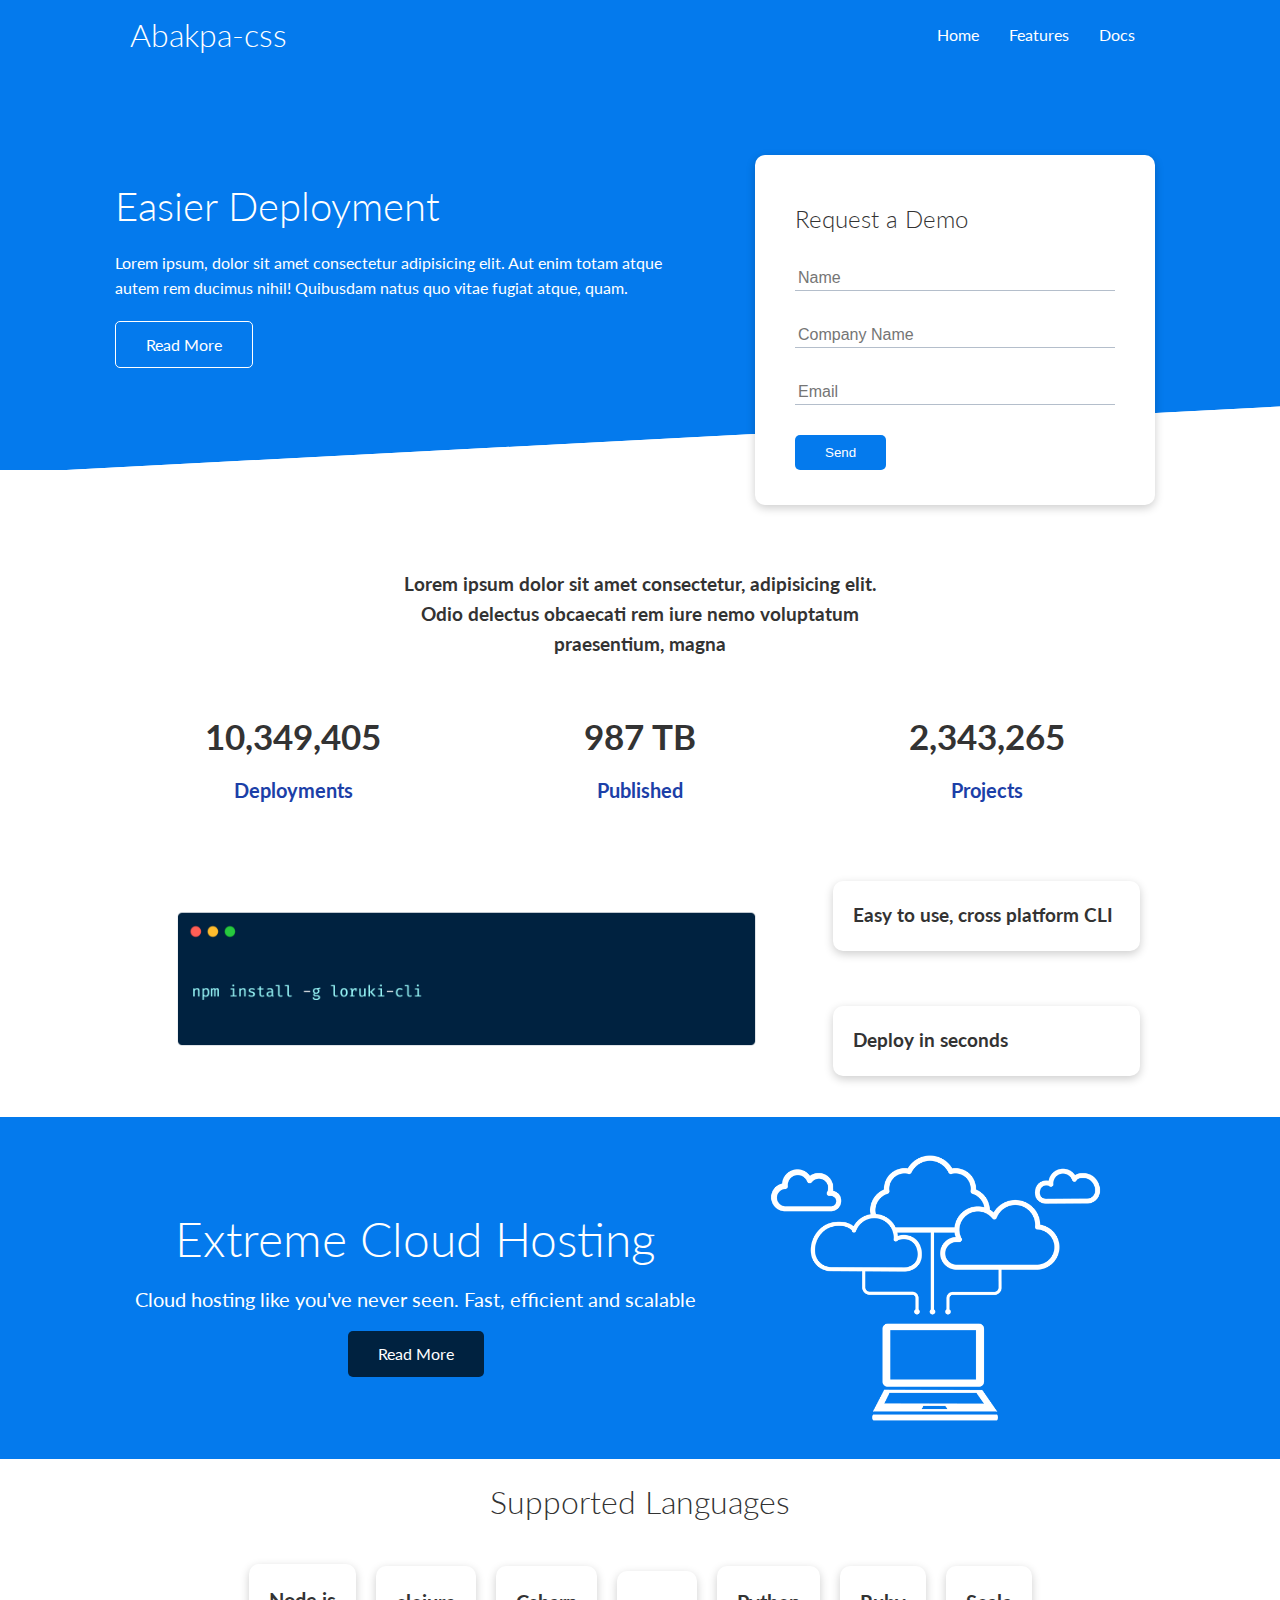
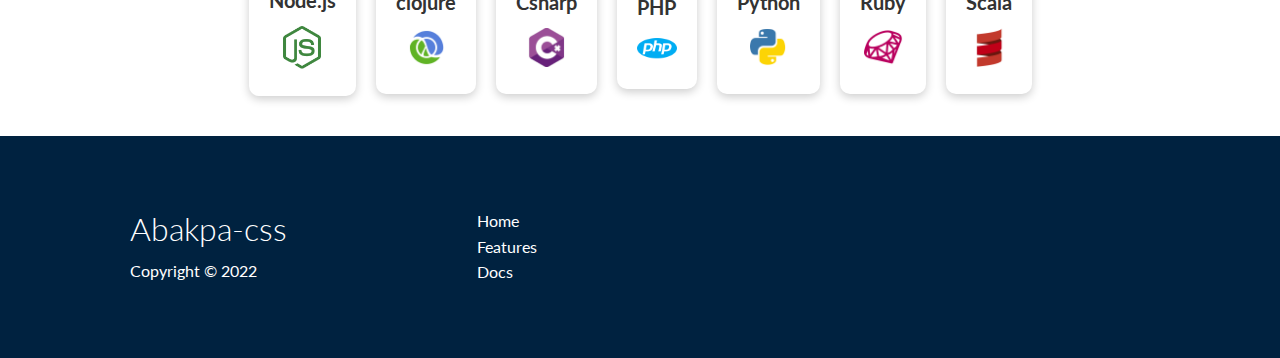
<file: index.html>
<!DOCTYPE html>
<html lang="en">

<head>
    <meta charset="UTF-8">
    <meta http-equiv="X-UA-Compatible" content="IE=edge">
    <meta name="viewport" content="width=device-width, initial-scale=1.0">
    <link rel="stylesheet" href="https://cdnjs.cloudflare.com/ajax/libs/font-awesome/6.2.1/css/all.min.css" integrity="sha512-MV7K8+y+gLIBoVD59lQIYicR65iaqukzvf/nwasF0nqhPay5w/9lJmVM2hMDcnK1OnMGCdVK+iQrJ7lzPJQd1w==" crossorigin="anonymous" referrerpolicy="no-referrer"
    />
    <link rel="stylesheet" href="css/utilities.css">
    <link rel="stylesheet" href="css/styles.css">
    <title>Loruki | Cloud Hosting For Everyone</title>
</head>

<body>
    <!--Navbar-->
    <div class="navbar">
        <div class="container flex">
            <h1 class="logo">Abakpa-css</h1>
            <nav>
                <ul>
                    <li><a href="index.html">Home</a></li>
                    <li><a href="features.html">Features</a></li>
                    <li><a href="docs.html">Docs</a></li>
                </ul>
            </nav>
        </div>
    </div>

    <!--Shoecase-->
    <section class="showcase">
        <div class="container grid">
            <div class="showcase-text">
                <h1>Easier Deployment</h1>
                <p>Lorem ipsum, dolor sit amet consectetur adipisicing elit. Aut enim totam atque autem rem ducimus nihil! Quibusdam natus quo vitae fugiat atque, quam.</p>
                <a href="features.html" class="btn btn-outline">Read More</a>
            </div>
            <div class="showcase-form card">
                <h2>Request a Demo</h2>
                <form>
                    <div class="form-control">
                        <input type="text" name="name" placeholder="Name" required>
                    </div>
                    <div class="form-control">
                        <input type="text" name="company" placeholder="Company Name" required>
                    </div>
                    <div class="form-control">
                        <input type="email" name="email" placeholder="Email" required>
                    </div>
                    <input type="submit" value="Send" class="btn btn-primary">
                </form>
            </div>
        </div>
    </section>

    <!--Stats-->
    <section class="stats">
        <div class="container">
            <h3 class="stats-heading text-center my1">
                Lorem ipsum dolor sit amet consectetur, adipisicing elit. Odio delectus obcaecati rem iure nemo voluptatum praesentium, magna
            </h3>
            <div class="grid grid-3 text-center my-4">
                <div>
                    <i class="fas fa-server fa-3x"></i>
                    <h3>10,349,405</h3>
                    <p class="text-secondary">Deployments</p>
                </div>
                <div>
                    <i class="fas fa-upload fa-3x"></i>
                    <h3>987 TB</h3>
                    <p class="text-secondary">Published</p>
                </div>
                <div>
                    <i class="fas fa-project-diagram fa-3x"></i>
                    <h3>2,343,265</h3>
                    <p class="text-secondary">Projects</p>
                </div>
            </div>
        </div>
    </section>
    <!--Cli-->
    <section class="cli">
        <div class="container grid">
            <img src="images/cli.png" alt="">
            <div class="card">
                <h3>Easy to use, cross platform CLI</h3>
            </div>
            <div class="card">
                <h3>Deploy in seconds</h3>
            </div>
        </div>
    </section>
    <!--Cloud-->
    <section class="cloud bg-primary my-2 py-2">
        <div class="container grid">
            <div class="text-center">
                <h2 class="lg">Extreme Cloud Hosting</h2>
                <p class="lead my-1">
                    Cloud hosting like you've never seen. Fast, efficient and scalable
                </p>
                <a href="features.html" class="btn btn-dark">Read More</a>
            </div>
            <img src="images/cloud.png" alt="">
        </div>
    </section>
    <!--Languages-->
    <section class="languages">
        <h2 class="md text-center my-2">
            Supported Languages
        </h2>
        <div class="container flex">
            <div class="card">
                <h4>Node.js</h4>
                <img src="images/logos/node.png" alt="">
            </div>
            <div class="card">
                <h4>clojure</h4>
                <img src="images/logos/clojure.png" alt="">
            </div>
            <div class="card">
                <h4>Csharp</h4>
                <img src="images/logos/csharp.png" alt="">
            </div>

            <div class="card">
                <h4>PHP</h4>
                <img src="images/logos/php.png" alt="">
            </div>
            <div class="card">
                <h4>Python</h4>
                <img src="images/logos/python.png" alt="">
            </div>
            <div class="card">
                <h4>Ruby</h4>
                <img src="images/logos/ruby.png" alt="">
            </div>
            <div class="card">
                <h4>Scala</h4>
                <img src="images/logos/scala.png" alt="">
            </div>
        </div>
    </section>
    <!--Footer-->
    <footer class="footer bg-dark py-5">
        <div class="container grid grid-3">
            <div>
                <h1>Abakpa-css</h1>
                <p>Copyright &copy; 2022</p>
            </div>
            <nav>
                <ul>
                    <li>
                        <a href="index.html">Home</a>
                    </li>
                    <li>
                        <a href="features.html">Features</a>
                    </li>
                    <li>
                        <a href="docs.html">Docs</a>
                    </li>
                </ul>
            </nav>
            <div class="social">
                <a href="#"><i class="fab fa-github fa-2x"></i></a>
                <a href="#"><i class="fab fa-facebook fa-2x"></i></a>
                <a href="#"><i class="fab fa-instagram fa-2x"></i></a>
                <a href="#"><i class="fab fa-twitter fa-2x"></i></a>
            </div>
        </div>
    </footer>
</body>

</html>
</file>
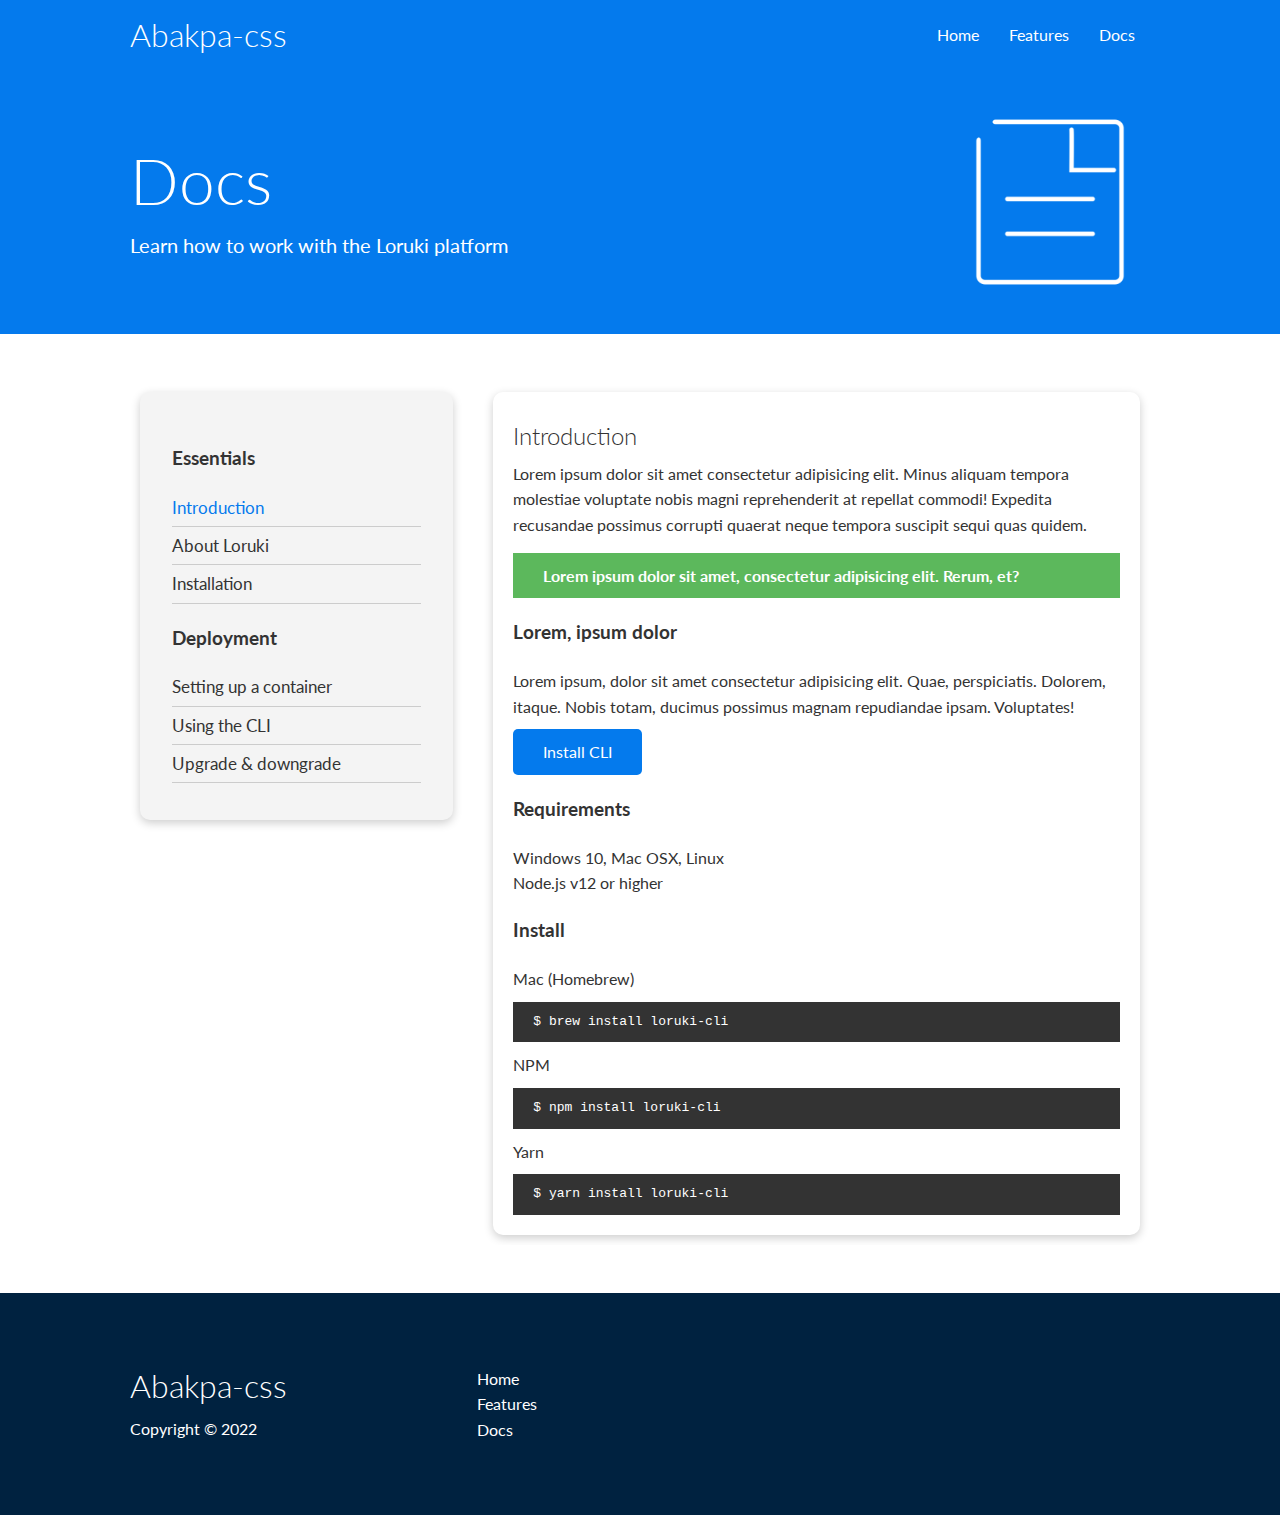
<file: docs.html>
<!DOCTYPE html>
<html lang="en">

<head>
    <meta charset="UTF-8">
    <meta http-equiv="X-UA-Compatible" content="IE=edge">
    <meta name="viewport" content="width=device-width, initial-scale=1.0">
    <link rel="stylesheet" href="https://cdnjs.cloudflare.com/ajax/libs/font-awesome/6.2.1/css/all.min.css" integrity="sha512-MV7K8+y+gLIBoVD59lQIYicR65iaqukzvf/nwasF0nqhPay5w/9lJmVM2hMDcnK1OnMGCdVK+iQrJ7lzPJQd1w==" crossorigin="anonymous" referrerpolicy="no-referrer"
    />
    <link rel="stylesheet" href="css/utilities.css">
    <link rel="stylesheet" href="css/styles.css">
    <title>Loruki | Cloud Hosting For Everyone</title>
</head>

<body>
    <!--Navbar-->
    <div class="navbar">
        <div class="container flex">
            <h1 class="logo">Abakpa-css</h1>
            <nav>
                <ul>
                    <li><a href="index.html">Home</a></li>
                    <li><a href="features.html">Features</a></li>
                    <li><a href="docs.html">Docs</a></li>
                </ul>
            </nav>
        </div>
    </div>

    <!--Head-->
    <section class="docs-head bg-primary py-3">
        <div class="container grid">
            <div>
                <h1 class="xl">Docs</h1>
                <p class="lead">
                    Learn how to work with the Loruki platform
                </p>
            </div>
            <img src="images/docs.png" alt="">
        </div>
    </section>
    <!--Docs main-->
    <section class="docs-main my-4">
        <div class="container grid">
            <div class="card bg-light p-3">
                <h3 class="my-2">Essentials</h3>
                <nav>
                    <ul>
                        <li><a class="text-primary" href="#">Introduction</a></li>
                        <li><a href="#">About Loruki</a></li>
                        <li><a href="#">Installation</a></li>
                    </ul>
                </nav>
                <h3 class="my-2">Deployment</h3>
                <nav>
                    <ul>
                        <li><a href="#">Setting up a container</a></li>
                        <li><a href="#">Using the CLI</a></li>
                        <li><a href="#">Upgrade & downgrade</a></li>
                    </ul>
                </nav>
            </div>
            <div class="card">

                <h2>Introduction</h2>
                <p>Lorem ipsum dolor sit amet consectetur adipisicing elit. Minus aliquam tempora molestiae voluptate nobis magni reprehenderit at repellat commodi! Expedita recusandae possimus corrupti quaerat neque tempora suscipit sequi quas quidem.</p>
                <div class="alert alert-success">
                    <i class="fas fa-info"></i> Lorem ipsum dolor sit amet, consectetur adipisicing elit. Rerum, et?
                </div>

                <h3>Lorem, ipsum dolor</h3>
                <p>Lorem ipsum, dolor sit amet consectetur adipisicing elit. Quae, perspiciatis. Dolorem, itaque. Nobis totam, ducimus possimus magnam repudiandae ipsam. Voluptates!</p>
                <a href="#" class="btn btn-primary">Install CLI</a>

                <h3>Requirements</h3>
                <ul>
                    <li>Windows 10, Mac OSX, Linux</li>
                    <li>Node.js v12 or higher</li>
                </ul>

                <h3>Install</h3>
                <p>Mac (Homebrew)</p>
                <pre><code>$ brew install loruki-cli</code></pre>
                <p>NPM</p>
                <pre><code>$ npm install loruki-cli</code></pre>
                <p>Yarn</p>
                <pre><code>$ yarn install loruki-cli</code></pre>
            </div>
        </div>
    </section>


    <!--Footer-->
    <footer class="footer bg-dark py-5">
        <div class="container grid grid-3">
            <div>
                <h1>Abakpa-css</h1>
                <p>Copyright &copy; 2022</p>
            </div>
            <nav>
                <ul>
                    <li>
                        <a href="index.html">Home</a>
                    </li>
                    <li>
                        <a href="features.html">Features</a>
                    </li>
                    <li>
                        <a href="docs.html">Docs</a>
                    </li>
                </ul>
            </nav>
            <div class="social">
                <a href="#"><i class="fab fa-github fa-2x"></i></a>
                <a href="#"><i class="fab fa-facebook fa-2x"></i></a>
                <a href="#"><i class="fab fa-instagram fa-2x"></i></a>
                <a href="#"><i class="fab fa-twitter fa-2x"></i></a>
            </div>
        </div>
    </footer>
</body>

</html>
</file>
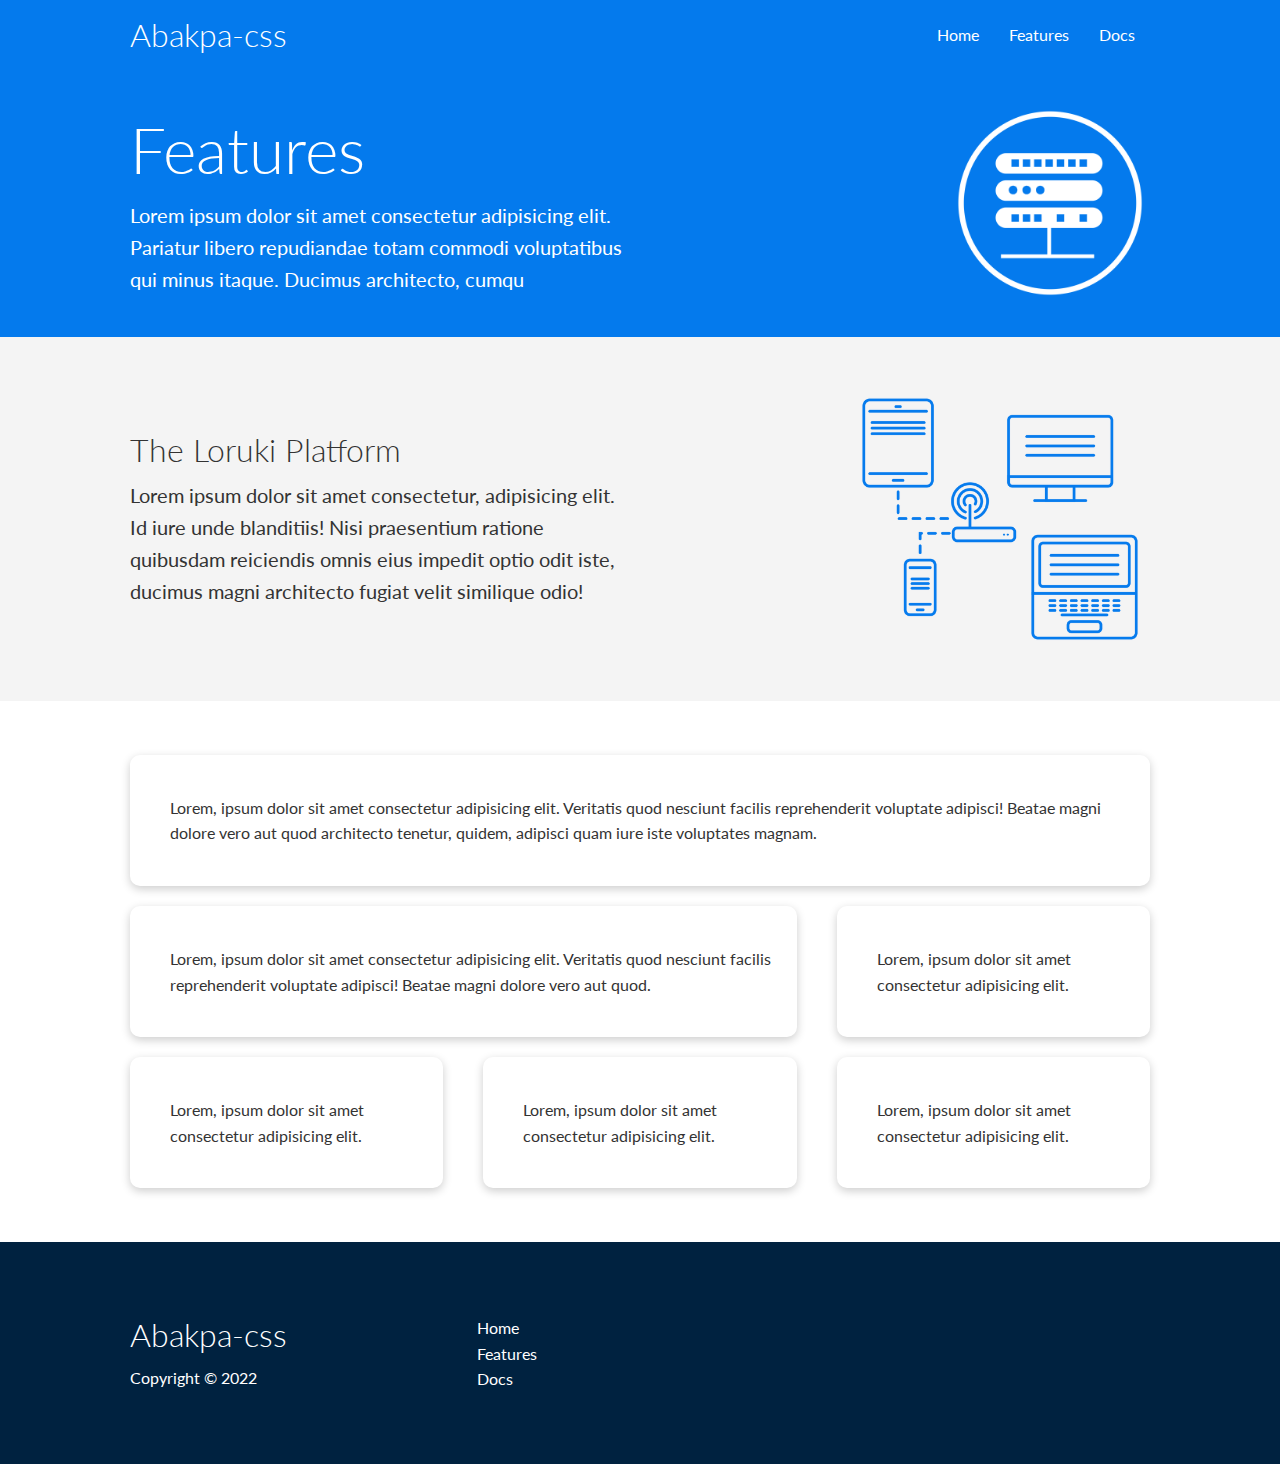
<file: features.html>
<!DOCTYPE html>
<html lang="en">

<head>
    <meta charset="UTF-8">
    <meta http-equiv="X-UA-Compatible" content="IE=edge">
    <meta name="viewport" content="width=device-width, initial-scale=1.0">
    <link rel="stylesheet" href="https://cdnjs.cloudflare.com/ajax/libs/font-awesome/6.2.1/css/all.min.css" integrity="sha512-MV7K8+y+gLIBoVD59lQIYicR65iaqukzvf/nwasF0nqhPay5w/9lJmVM2hMDcnK1OnMGCdVK+iQrJ7lzPJQd1w==" crossorigin="anonymous" referrerpolicy="no-referrer"
    />
    <link rel="stylesheet" href="css/utilities.css">
    <link rel="stylesheet" href="css/styles.css">
    <title>Loruki | Cloud Hosting For Everyone</title>
</head>

<body>
    <!--Navbar-->
    <div class="navbar">
        <div class="container flex">
            <h1 class="logo">Abakpa-css</h1>
            <nav>
                <ul>
                    <li><a href="index.html">Home</a></li>
                    <li><a href="features.html">Features</a></li>
                    <li><a href="docs.html">Docs</a></li>
                </ul>
            </nav>
        </div>
    </div>

    <!--Head-->
    <section class="features-head bg-primary py-3">
        <div class="container grid">
            <div>
                <h1 class="xl">Features</h1>
                <p class="lead">
                    Lorem ipsum dolor sit amet consectetur adipisicing elit. Pariatur libero repudiandae totam commodi voluptatibus qui minus itaque. Ducimus architecto, cumqu
                </p>
            </div>
            <img src="images/server.png" alt="">
        </div>
    </section>

    <!--Sub head-->
    <section class="features-sub-head bg-light py-3">
        <div class="container grid">
            <div>
                <h1 class="md">The Loruki Platform</h1>
                <p class="lead">
                    Lorem ipsum dolor sit amet consectetur, adipisicing elit. Id iure unde blanditiis! Nisi praesentium ratione quibusdam reiciendis omnis eius impedit optio odit iste, ducimus magni architecto fugiat velit similique odio!
                </p>
            </div>
            <img src="images/server2.png" alt="">
        </div>
    </section>

    <section class="features-main my-2">
        <div class="container grid grid-3">
            <div class="card flex">
                <i class="fas fa-server fa-3x"></i>
                <p>Lorem, ipsum dolor sit amet consectetur adipisicing elit. Veritatis quod nesciunt facilis reprehenderit voluptate adipisci! Beatae magni dolore vero aut quod architecto tenetur, quidem, adipisci quam iure iste voluptates magnam.</p>
            </div>
            <div class="card flex">
                <i class="fas fa-power-off fa-3x"></i>
                <p>Lorem, ipsum dolor sit amet consectetur adipisicing elit. Veritatis quod nesciunt facilis reprehenderit voluptate adipisci! Beatae magni dolore vero aut quod.</p>
            </div>
            <div class="card flex">
                <i class="fas fa-upload fa-3x"></i>
                <p>Lorem, ipsum dolor sit amet consectetur adipisicing elit.</p>
            </div>
            <div class="card flex">
                <i class="fas fa-database fa-3x"></i>
                <p>Lorem, ipsum dolor sit amet consectetur adipisicing elit.</p>
            </div>
            <div class="card flex">
                <i class="fas fa-laptop-code fa-3x"></i>
                <p>Lorem, ipsum dolor sit amet consectetur adipisicing elit.</p>
            </div>
            <div class="card flex">
                <i class="fas fa-r-project fa-3x"></i>
                <p>Lorem, ipsum dolor sit amet consectetur adipisicing elit.</p>
            </div>
        </div>
    </section>

    <!--Footer-->
    <footer class="footer bg-dark py-5">
        <div class="container grid grid-3">
            <div>
                <h1>Abakpa-css</h1>
                <p>Copyright &copy; 2022</p>
            </div>
            <nav>
                <ul>
                    <li>
                        <a href="index.html">Home</a>
                    </li>
                    <li>
                        <a href="features.html">Features</a>
                    </li>
                    <li>
                        <a href="docs.html">Docs</a>
                    </li>
                </ul>
            </nav>
            <div class="social">
                <a href="#"><i class="fab fa-github fa-2x"></i></a>
                <a href="#"><i class="fab fa-facebook fa-2x"></i></a>
                <a href="#"><i class="fab fa-instagram fa-2x"></i></a>
                <a href="#"><i class="fab fa-twitter fa-2x"></i></a>
            </div>
        </div>
    </footer>
</body>

</html>
</file>
<file: css/utilities.css>
.container {
    max-width: 1100px;
    margin: 0 auto;
    overflow: auto;
    padding: 0 40px;
}

.card {
    background-color: #fff;
    color: #333;
    border-radius: 10px;
    box-shadow: 0 3px 10px rgba(0, 0, 0, 0.2);
    padding: 20px;
    margin: 10px;
}

.btn {
    display: inline-block;
    padding: 10px 30px;
    cursor: pointer;
    background: var(--primary-color);
    color: #fff;
    border: none;
    border-radius: 5px;
}

.btn-outline {
    background-color: transparent;
    border: 1px #fff solid;
}

.btn:hover {
    transform: scale(0.98);
}


/*Background & colored button*/

.bg-primary,
.btn-primary {
    background-color: var(--primary-color);
    color: #fff;
}

.bg-secondary,
.btn-secondary {
    background-color: var(--secondary-color);
    color: #fff;
}

.bg-dark,
.btn-dark {
    background-color: var(--dark-color);
    color: #fff;
}

.bg-light,
.btn-light {
    background-color: var(--light-color);
    color: #333;
}

.bg-primary a,
.btn-primary a,
.bg-secondary a,
.btn-secondary a,
.bg-dark a,
.btn-dark a {
    color: #fff;
}


/*text color*/

.text-primary {
    color: var(--primary-color);
}

.text-secondary {
    color: var(--secondary-color);
}

.text-dark {
    color: var(--dark-color);
}

.text-light {
    color: var(--light-color);
}


/*Text sizes*/

.lead {
    font-size: 20px;
}

.sm {
    font-size: 1rem;
}

.md {
    font-size: 2rem;
}

.lg {
    font-size: 3rem;
}

.xl {
    font-size: 4rem;
}

.text-center {
    text-align: center;
}


/*Alert*/

.alert {
    background-color: var(--light-color);
    padding: 10px 20px;
    font-weight: bold;
    margin: 15px 0;
}

.alert i {
    margin-right: 10px;
}

.alert-success {
    background-color: var(--success-color);
    color: #fff;
}

.alert-error {
    background-color: var(--error-color);
    color: #fff;
}

.flex {
    display: flex;
    justify-content: center;
    align-items: center;
    height: 100%;
}

.grid {
    display: grid;
    grid-template-columns: repeat(2, 1fr);
    gap: 20px;
    justify-content: center;
    align-items: center;
    height: 100%;
}

.grid-3 {
    grid-template-columns: repeat(3, 1fr);
}


/*Margin*/

.my-1 {
    margin: 1rem 0;
}

.my-2 {
    margin: 1.5rem 0;
}

.my-3 {
    margin: 2rem 0;
}

.my-4 {
    margin: 3rem 0;
}

.my-5 {
    margin: 4rem 0;
}

.m-1 {
    margin: 1rem;
}

.m-2 {
    margin: 1.5rem;
}

.m-3 {
    margin: 2rem;
}

.m-4 {
    margin: 3rem;
}

.m-5 {
    margin: 4rem;
}


/*Padding*/

.py-1 {
    padding: 1rem 0;
}

.py-2 {
    padding: 1.5rem 0;
}

.py-3 {
    padding: 2rem 0;
}

.py-4 {
    padding: 3rem 0;
}

.py-5 {
    padding: 4rem 0;
}

.p-1 {
    padding: 1rem;
}

.p-2 {
    padding: 1.5rem;
}

.p-3 {
    padding: 2rem;
}

.p-4 {
    padding: 3rem;
}

.p-5 {
    padding: 4rem;
}
</file>
<file: css/styles.css>
@import url("https://fonts.googleapis.com/css2?family=Lato:wght@300&family=Poppins:ital@1&display=swap");
:root {
    --primary-color: #047aed;
    --secondary-color: #1c3fa8;
    --dark-color: #002240;
    --light-color: #f4f4f4;
    --success-color: #5cb85c;
    --error-color: #d9534f;
}

* {
    box-sizing: border-box;
    padding: 0;
    margin: 0;
}

body {
    font-family: "Lato", sans-serif;
    color: #333;
    line-height: 1.6;
}

ul {
    list-style-type: none;
}

a {
    text-decoration: none;
    color: #333;
}

h1,
h2 {
    font-weight: 300;
    line-height: 1.2;
    margin: 10px 0;
}

p {
    margin: 10px 0;
}

img {
    width: 100%;
}

code,
pre {
    background: #333;
    color: #fff;
    padding: 10px;
}


/*Navbar*/

.navbar {
    background-color: var(--primary-color);
    color: #fff;
    height: 70px;
}

.navbar ul {
    display: flex;
}

.navbar a {
    color: #fff;
    padding: 10px;
    margin: 0 5px;
}

.navbar a:hover {
    border-bottom: 2px #fff solid;
}

.navbar .flex {
    justify-content: space-between;
}


/*Showcase*/

.showcase {
    height: 400px;
    background-color: var(--primary-color);
    color: #fff;
    position: relative;
}

.showcase h1 {
    font-size: 40px;
}

.showcase p {
    margin: 20px 0;
}

.showcase .grid {
    overflow: visible;
    grid-template-columns: 55% 45%;
    gap: 30px;
}

.showcase-text {
    animation: slideInFromLeft 1s ease-in;
}

.showcase-form {
    position: relative;
    top: 60px;
    height: 350px;
    width: 400px;
    padding: 40px;
    z-index: 100;
    justify-self: flex-end;
    animation: slideInFromRight 1s ease-in;
}

.showcase-form .form-control {
    margin: 30px 0;
}

.showcase-form input[type="text"],
.showcase-form input[type="email"] {
    border: 0;
    border-bottom: 1px solid #b4becb;
    width: 100%;
    padding: 3px;
    font-size: 16px;
}

.showcase-form input:focus {
    outline: none;
}

.showcase::before,
.showcase::after {
    content: "";
    position: absolute;
    height: 100px;
    bottom: -70px;
    right: 0;
    left: 0;
    background: #fff;
    transform: skewY(-3deg);
    -webkit-transform: skewY(-3deg);
    -moz-transform: skewY(-3deg);
    -ms-transform: skewY(-3deg);
}


/*stats*/

.stats {
    padding-top: 100px;
    animation: slideInFromBottom 1s ease-in;
}

.stats-heading {
    max-width: 500px;
    margin: auto;
}

.stats .grid h3 {
    font-size: 35px;
}

.stats .grid p {
    font-size: 20px;
    font-weight: bold;
}


/*Cli*/

.cli .grid {
    grid-template-columns: repeat(3, 1fr);
}

.cli .grid>*:first-child {
    grid-column: 1 / span 2;
    grid-row: 1 / span 2;
}


/*Cloud*/

.cloud .grid {
    grid-template-columns: 4fr 3fr;
}


/*Languages*/

.languages .flex {
    flex-wrap: wrap;
}

.languages .card {
    text-align: center;
    margin: 18px 10px 40px;
    transition: transform 0.2s ease-in;
}

.languages img {
    width: 40px;
}

.languages .card h4 {
    font-size: 20px;
    margin-bottom: 10px;
}

.languages .card:hover {
    transform: translateY(-15px);
}


/*Features*/

.features-head img,
.docs-head img {
    width: 200px;
    justify-self: flex-end;
}

.features-sub-head img {
    width: 300px;
    justify-self: flex-end;
}

.features-main .card>i {
    margin-right: 20px;
}

.features-main .grid {
    padding: 30px;
}

.features-main .grid>*:first-child {
    grid-column: 1 / span 3;
}

.features-main .grid>*:nth-child(2) {
    grid-column: 1 / span 2;
}


/*Docs*/

.docs-main h3 {
    margin: 20px 0;
}

.docs-main .grid {
    grid-template-columns: 1fr 2fr;
    align-items: flex-start;
}

.docs-main nav li {
    font-size: 17px;
    padding-bottom: 5px;
    margin-bottom: 5px;
    border-bottom: 1px #ccc solid;
}

.docs-main a:hover {
    font-weight: bold;
}


/*Footer*/

.footer .social a {
    margin: 0 10px;
}


/*Animations*/

@keyframes slideInFromLeft {
    0% {
        transform: translateX(-100%);
    }
    100% {
        transform: translateX(0);
    }
}

@keyframes slideInFromRight {
    0% {
        transform: translateX(100%);
    }
    100% {
        transform: translateX(0);
    }
}

@keyframes slideInFromTop {
    0% {
        transform: translateY(-100%);
    }
    100% {
        transform: translateY(0);
    }
}

@keyframes slideInFromBottom {
    0% {
        transform: translateY(100%);
    }
    100% {
        transform: translateY(0);
    }
}


/*Tablets and under*/

@media (max-width: 768px) {
    .grid,
    .showcase .grid,
    .stats .grid,
    .cli .grid,
    .cloud .grid,
    .features-main .grid,
    .docs-main .grid {
        grid-template-columns: 1fr;
        grid-template-rows: 1fr;
    }
    .showcase {
        height: auto;
    }
    .showcase-text {
        text-align: center;
        margin-top: 40px;
        animation: slideInFromTop 1s ease-in;
    }
    .showcase-form {
        justify-self: center;
        margin: auto;
        animation: slideInFromBottom 1s ease-in;
    }
    .cli .grid>*:first-child {
        grid-column: 1;
        grid-row: 1;
    }
    .features-head,
    .features-sub-head,
    .docs-head {
        text-align: center;
    }
    .features-head img,
    .features-sub-head img,
    .docs-head img {
        justify-self: center;
    }
    .features-main .grid>*:first-child,
    .features-main .grid>*:nth-child(2) {
        grid-column: 1;
    }
}


/*Mobile*/

@media (max-width: 500px) {
    .navbar {
        height: 110px;
    }
    .navbar .flex {
        flex-direction: column;
    }
    .navbar ul {
        padding: 10px;
        background-color: rgba(0, 0, 0, 0.1);
    }
}
</file>
